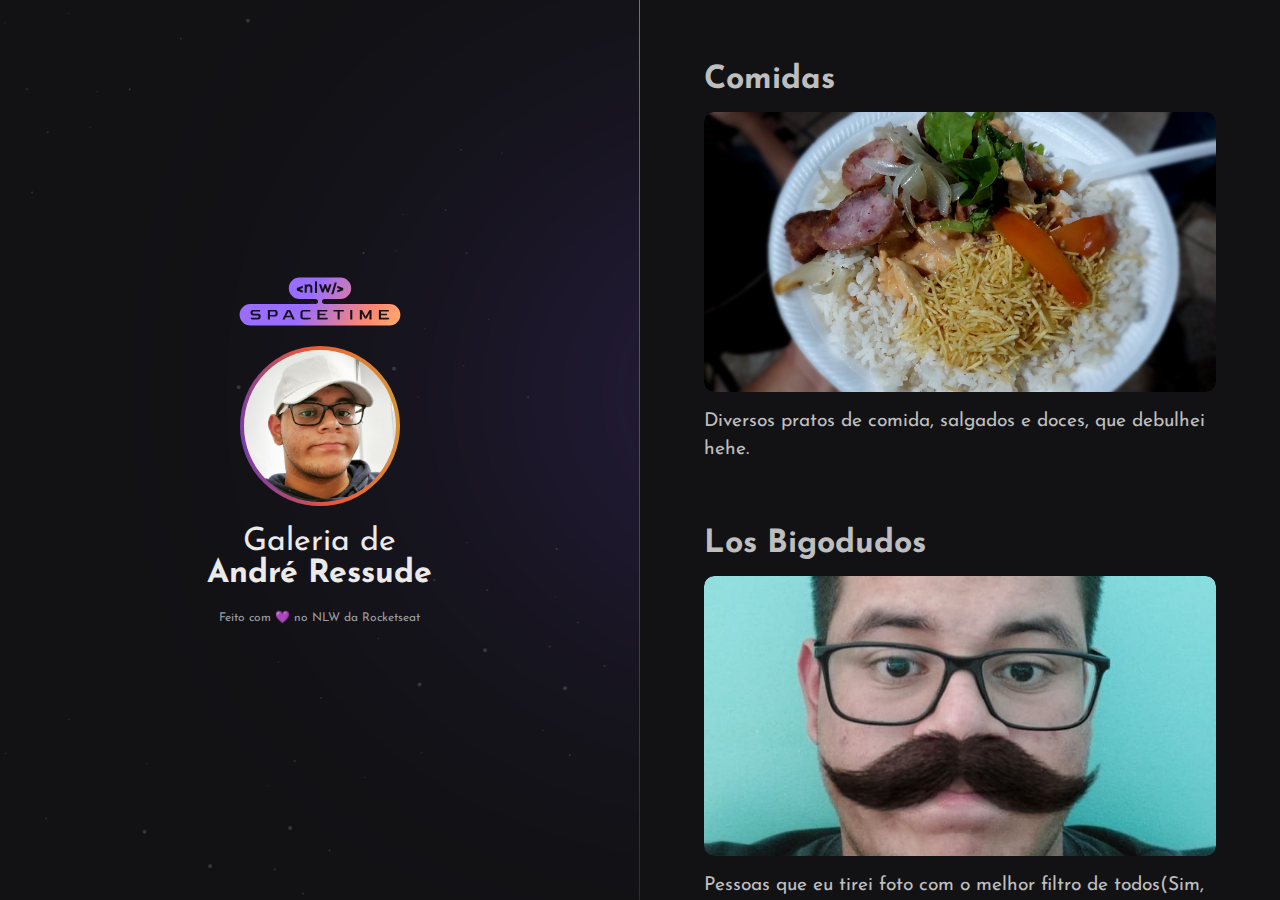
<file: index.html>
<!DOCTYPE html>
<html lang="pt-br">
  <head>
    <meta charset="UTF-8" />
    <meta http-equiv="X-UA-Compatible" content="IE=edge" />
    <meta name="viewport" content="width=device-width, initial-scale=1.0" />
    <link rel="icon" type="image/png" href="./assets/Logo.png" /> <!---colocando ícone--->
    <link rel="preconnect" href="https://fonts.googleapis.com" />
    <link rel="preconnect" href="https://fonts.gstatic.com" crossorigin />
    <link
      href="https://fonts.googleapis.com/css2?family=Josefin+Sans:wght@300&display=swap"
      rel="stylesheet"
    />
    <link rel="stylesheet" href="style.css" />
    <title>Projeto</title>
  </head>
  <body>
    <aside>
      <img src="./assets/logo.svg" alt="Logo NLW Spacetime" />
      <img id="profile" src="./assets/andre.jpg" alt="Foto do André" />

      <p>
        Galeria de<br />
        <strong>André Ressude</strong>
      </p>

      <span>Feito com 💜 no NLW da Rocketseat</span>
    </aside>
    <nav>
      <a href="pg1.html" class="memory">
        <h1>Comidas</h1>
        <div>
          <img src="./assets/Comidas/25mar.jpg" alt="Jantona no Robson" />
        </div>
        <p>Diversos pratos de comida, salgados e doces, que debulhei hehe.</p>
      </a>
      <a href="pg2.html" class="memory">
        <h1>Los Bigodudos</h1>
        <div>
          <img src="./assets/Bigodudos/deh-2mai.jpeg" alt="Los Bigodudos" />
        </div>
        <p>Pessoas que eu tirei foto com o melhor filtro de todos(Sim, você vai ser exposto hehehe).</p>
      </a>
    </nav>
  </body>
</html>
</file>
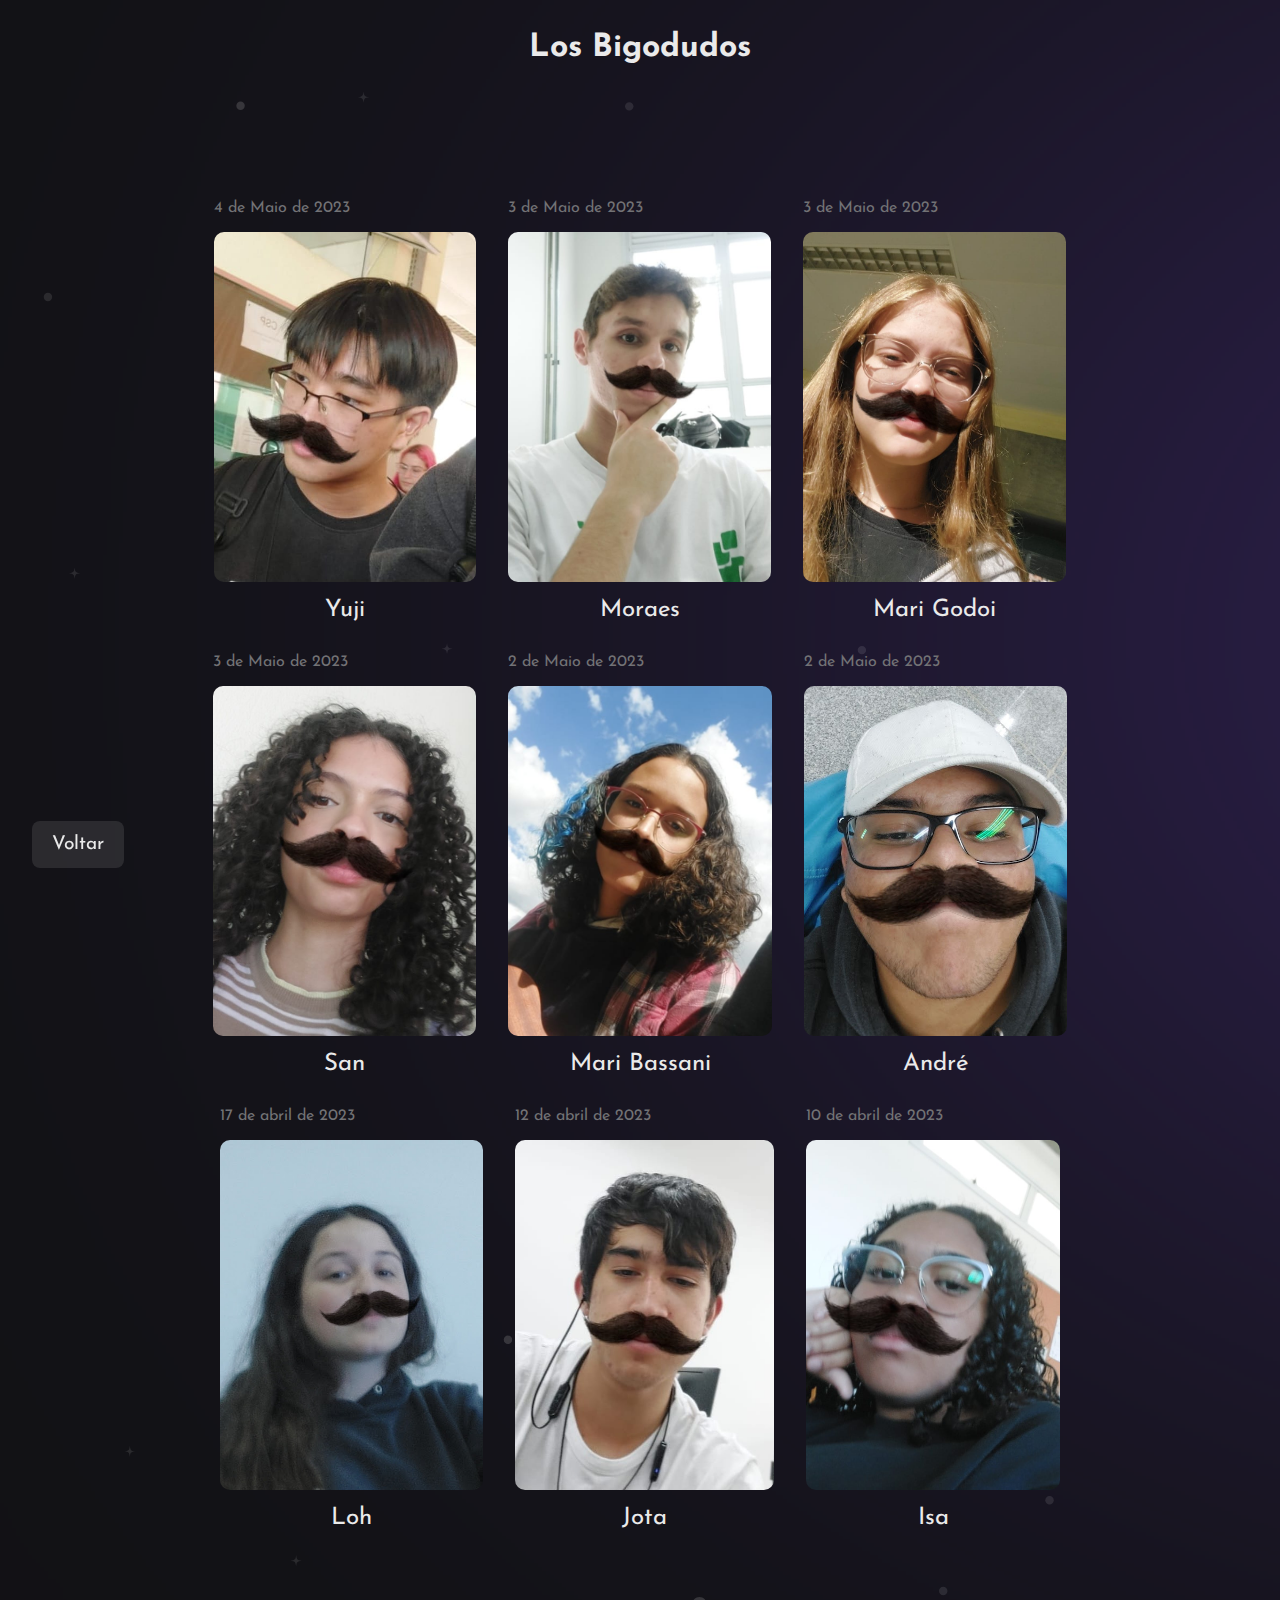
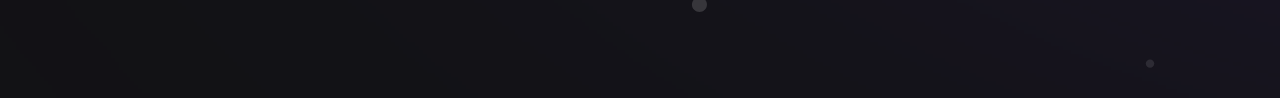
<file: pg2.html>
<!DOCTYPE html>
<html lang="en">
  <head>
    <meta charset="UTF-8" />
    <meta http-equiv="X-UA-Compatible" content="IE=edge" />
    <meta name="viewport" content="width=device-width, initial-scale=1.0" />
    <link
      href="https://fonts.googleapis.com/css2?family=Josefin+Sans:wght@300&display=swap"
      rel="stylesheet"
    />
    <link rel="stylesheet" href="style.css" />
    <title>Album: Los Bigodudos</title>
  </head>
  <body class="albums">
    <header>
      <h1>Los Bigodudos</h1>
    </header>

    <div>
      <section class="foto">
        <article>
          <small>4 de Maio de 2023</small>
          <img src="./assets/Bigodudos/yuji-4mai.jpg" alt="Yuji" />
          <p>Yuji</p>
        </article>
        <article>
          <small>3 de Maio de 2023</small>
          <img src="./assets/Bigodudos/gabriel-3mai.jpg" alt="Moraes" />
          <p>Moraes</p>
        </article>
        <article>
          <small>3 de Maio de 2023</small>
          <img src="./assets/Bigodudos/godoi-3mai.jpg" alt="Godoi" />
          <p>Mari Godoi</p>
        </article>
        <article>
          <small>3 de Maio de 2023</small>
          <img src="./assets/Bigodudos/san-3mai.jpg" alt="San" />
          <p>San</p>
        </article>
        <article>
          <small>2 de Maio de 2023</small>
          <img src="./assets/Bigodudos/bassani-2mai.jpeg" alt="Bassani" />
          <p>Mari Bassani</p>
        </article>
        <article>
          <small>2 de Maio de 2023</small>
          <img src="./assets/Bigodudos/deh-2mai.jpg" alt="André" />
          <p>André</p>
        </article>
        <article>
          <small>17 de abril de 2023</small>
          <img src="./assets/Bigodudos/loh-17abr.jpeg" alt="Loh" />
          <p>Loh</p>
        </article>
        <article>
          <small>12 de abril de 2023</small>
          <img src="./assets/Bigodudos/jota-12abr.jpg" alt="Jota" />
          <p>Jota</p>
        </article>
        <article>
          <small>10 de abril de 2023</small>
          <img src="./assets/Bigodudos/isa-10abr.jpeg" alt="Isa" />
          <p>Isa</p>
        </article>
      </section>
    </div>

    <footer>
      <a href="index.html">Voltar</a>
    </footer>
  </body>
</html>
</file>
<file: style.css>
* {
  margin: 0;
  padding: 0;
  box-sizing: border-box;
}

/*Raíz*/
:root {
  /*Fonte de referência / fonte padrão para determinar as demais*/
  font-size: 16px;
}

/*Barra de rolagem*/
::-webkit-scrollbar {
  /*expessura da scrollbar do navegador*/
  width: 8px;
}

::-webkit-scrollbar-track {
  /*caminho q o icone de rolagem anda*/
  background-color: #2c2c31;
}

::-webkit-scrollbar-thumb {
  /*icone de rolagem*/
  background-color: #9e9ea0;
}

/*Corpo da página*/
body {
  background-color: #121215;
  color: #eaeaea;
  font-family: "Josefin Sans", sans-serif;

  display: grid; /*p/ se comportar em grade*/
  grid-template-areas: "profile timeline"; /*nome das areas*/
  grid-template-columns: 1fr 1fr; /*divisao das colunas*/
  grid-template-rows: 100vh; /*divisao da linha*/
}

/*Parte esquerda da página*/
aside {
  grid-area: profile;

  display: flex; /*flexivel para organizar*/
  flex-direction: column; /*conteudo se comportar em coluna*/
  align-items: center; /*controla o alinhamento de todos os itens no eixo transversal*/
  justify-content: center; /*controla o alinhamento de todos os itens no eixo principal*/
  gap: 20px; /*espaçamento entre os itens*/

  border-right: 1px solid;
  border-image: linear-gradient(#727275, #2c2c31) 1;
  background-image: url(./assets/background.svg);
  background-position: top right;
  background-repeat: no-repeat;
  background-size: auto 100%;
}

/*Chaves de frames p/ animações*/
/*Animação da entrada*/
@keyframes entering-profile {
  /*animacao da entrada da pagina de perfil*/
  from {
    opacity: 0;
    transform: translateY(-500px);
  }
  to {
    opacity: 1;
    transform: translateY(0);
  }
}

aside * {
  animation: entering-profile 1s ease-in-out;
}

aside img:nth-child(2) {
  /*selecionando segundo "filho"(img)*/
  width: 160px;
  height: 160px;
  border-radius: 50%;

  border: 4px solid transparent; /*definindo a borda*/
  background: linear-gradient(#d39e33, #ed5636, #633bbc) padding-box,
    linear-gradient(260deg, #d39e33, #ed5636, #633bbc) border-box; /*definindo o efeito degradê*/
}

aside p {
  font-size: 2rem;
  text-align: center;
}

aside span {
  font-size: 0.75rem;
  color: #9e9ea0;
  text-align: center;
}

/*animação da entrada*/
@keyframes entering-timeline {
  /*animacao da entrada da pagina de timline*/
  from {
    opacity: 0;
    transform: translateY(500px);
  }
  to {
    opacity: 1;
    transform: translateY(0);
  }
}

nav * {
  animation: entering-timeline 1s ease-in-out;
}

/*Parte direita da página*/
nav {
  padding: 64px;
  grid-area: timeline; /*localizar em qual area da grade está*/

  overflow-y: scroll; /*só essa parte da grade vai rolar*/
}

/*Classe memory*/
.memory {
  display: flex;
  flex-direction: column;
  gap: 16px;
  text-decoration: none;
  margin-bottom: 64px;
}

.memory small {
  color: #bebebf;
  font-size: 0.75rem;
}

.memory h1 {
  color: #bebebf;
  font-size: 2rem;
}

.memory div {
  width: 100%; /*msm tamanho q a img*/
  height: 280px; /* // */
  border-radius: 10px; /* // */
  overflow: hidden; /*esconder o conteudo q nao couber na transicao*/
}

.memory img {
  width: 100%;
  height: 280px;
  border-radius: 10px; /*borda redonda*/
  object-fit: cover; /*deixar imagem escondida no fundo ao invés de encolher*/

  transition: transform 0.3s ease-in-out;
}

.memory img:hover {
  /*quando passar o mouse por cima*/
  transform: scale(1.1); /*aumentar a img numa escala*/
}

.memory p {
  font-size: 1.2rem;
  color: #bebebf;
  line-height: 28px; /*espaçamento de linhas*/
}

/*body dos álbuns*/
.albums {
  display: flex;
  flex-direction: column;
  align-items: center;

  font-family: "Josefin Sans", sans-serif;
  color: #eaeaea;
  background-color: #121215;

  background-image: url(./assets/background.svg);
  background-position: right;
  background-repeat: no-repeat;
  background-size: auto 200%;
}

@keyframes header-animation {
  from {
    opacity: 0;
    transform: translateY(-500px);
  }
  to {
    opacity: 1;
    transform: translateY(0);
  }
}

/*Cabeçalho*/
.albums header {
  text-align: center;
  width: 100%;
  padding: 32px;
  margin-bottom: 0px;

  animation: header-animation 1.5s ease-in-out;
}

.albums div {
  padding: 32px;
}

@keyframes foto-animation {
  from {
    opacity: 0;
    transform: translateY(500px);
  }
  to {
    opacity: 1;
    transform: translateY(0);
  }
}

/*imagens dos albuns*/
.foto {
  display: flex;
  flex-direction: row;
  flex-wrap: wrap;
  justify-content: center;
  align-items: center;
  gap: 32px;
  padding: 72px;

  animation: foto-animation 1.5s ease-in-out;
}

/*organização das imagens na página*/
.foto article {
  display: flex;
  flex-direction: column;
  gap: 16px;
}

/*data da imagem*/
.foto small {
  color: #727275;
  font-size: 1rem;
}

.foto img {
  width: 100%;
  height: 350px;
  border-radius: 10px;
}

.foto p {
  font-size: 1.5rem;
  color: #eaeaea;
  text-align: center;
}

/*Animação do botão "voltar"/rodapé*/
@keyframes voltar-animation {
  from {
    opacity: 0;
  }
  to {
    opacity: 1;
  }
}

/*rodapé*/
.albums footer {
  margin: 32px;
}

/*Botão "voltar"*/
.albums footer a {
  font-size: 1.2rem;
  color: #eaeaea;
  background-color: rgba(255,255,255,0.1); /*rgba = cor + opacidade no ultimo termo. Quanto mais próximo de zero, mais transparente.*/
  text-decoration: none;
  border-radius: 8px;

  padding: 14px 20px;
  left: 32px; /*distância da lateral esquerda*/
  bottom: 32px; /*distância da base*/
  position: fixed; /*botão fixo na tela*/

  animation: voltar-animation 1.5s ease-in-out;
  transition: entering-footer 0.8s ease-in-out; /*efeito de entrada do botão*/
  transition: transform 0.1s ease-in; /*efeito de ampliar botão ao passar mouse por cima*/
}

/*efeito de ampliar botão ao passar mouse por cima*/
footer a:hover {
  background-color: #eaeaea;
  color: #121215;
  transform: scale(1.1); /*ampliar numa escala 1.1*/
}

/*Visualização em dispositivos menores*/
@media (max-width: 768px) {
  /*redefinição para telas menores como celulares e tablets*/
  :root {
    font-size: 14px;
  }

  body {
    grid-template-columns: 1fr;
    grid-template-rows: 0.2fr 0.8fr;
    grid-template-areas:
      "profile"
      "timeline";
    background-size: 100%;
  }

  aside {
    border-right: none;
    padding: 32px 12px;
  }

  nav {
    overflow-y: visible;
    padding: 22px;
  }

  .albums header {
    padding: 16px;
  }

  .albums div {
    padding: 16px;
  }

  .albums footer a {
    left: 16px;
    bottom: 16px;
    padding: 10px 15px;

    background-color: rgba(255, 255, 255, 0.1);
  }

  .foto{
    padding: 32px;
  }

  .foto small{
    font-size: 0.75;
  }

  .foto img{
    height: 300px;
  }

  .foto p{
    font-size: 1.2rem;
  }
}
</file>
